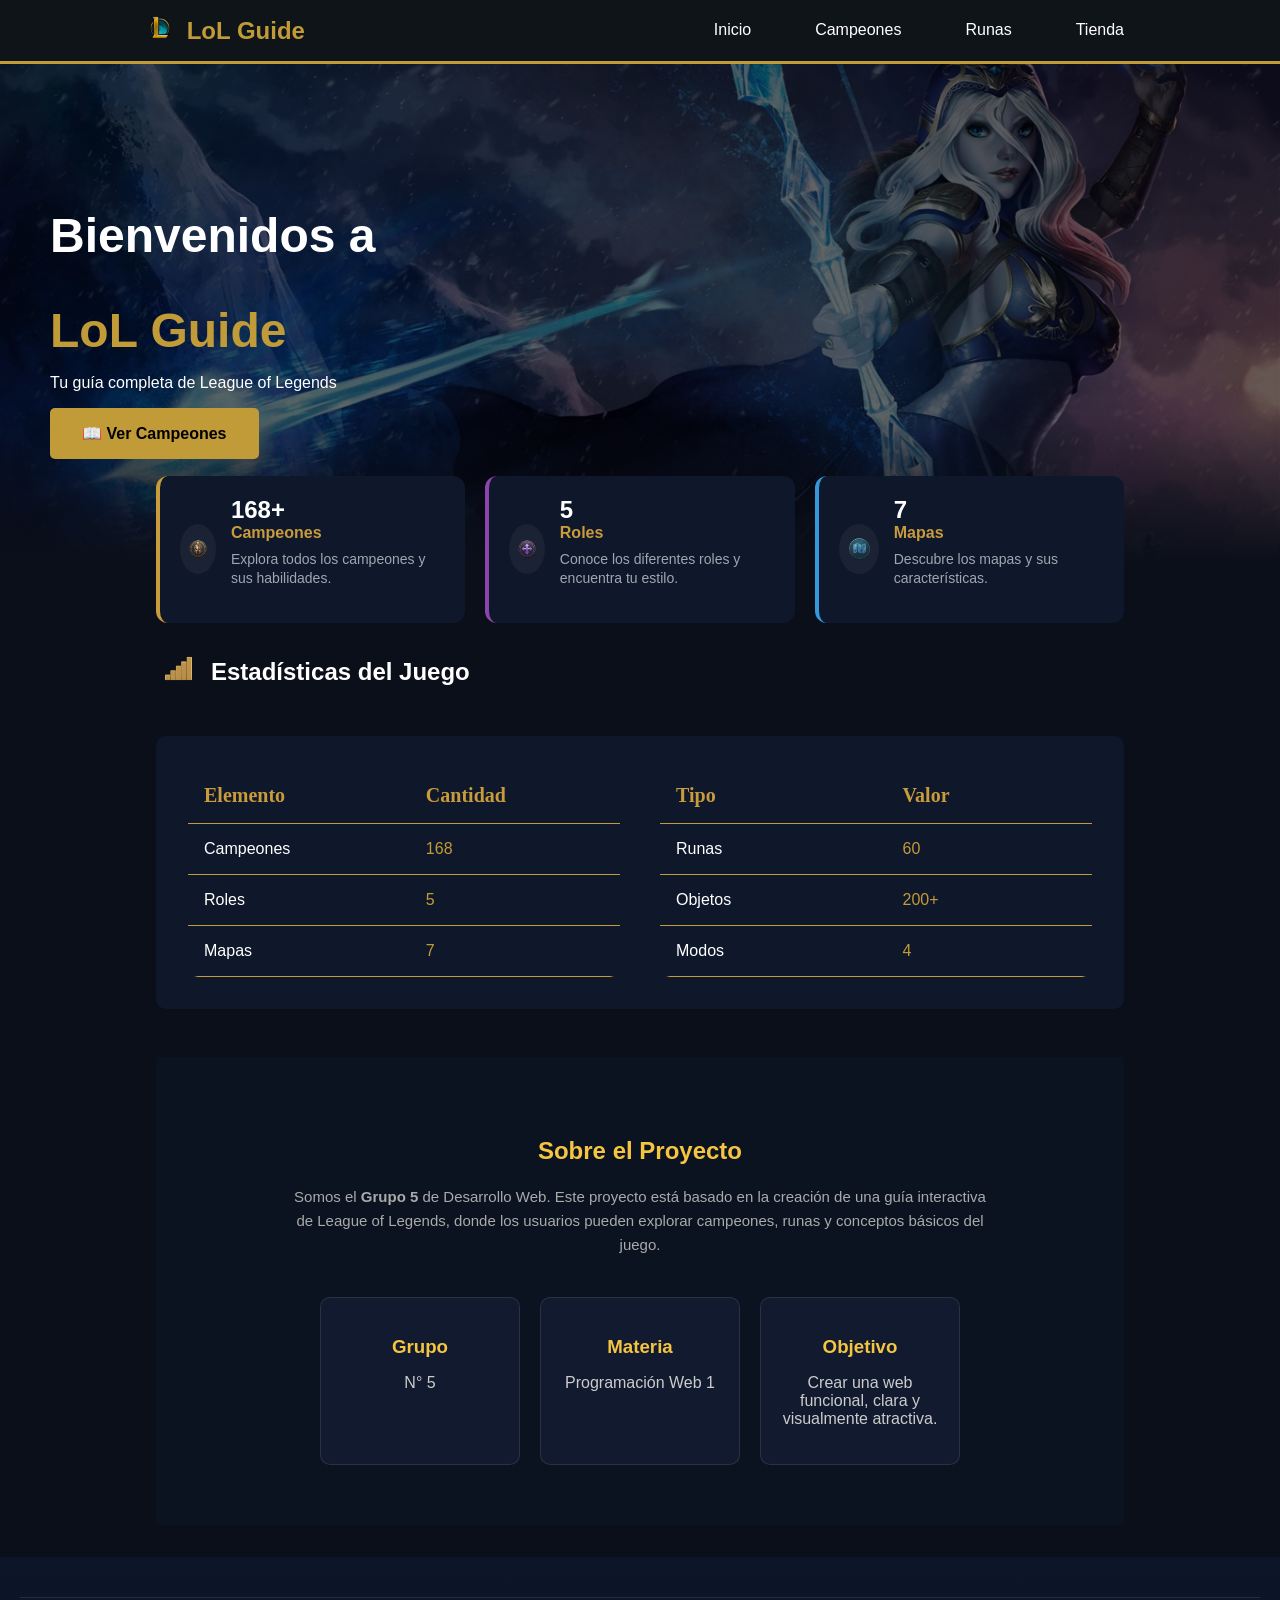
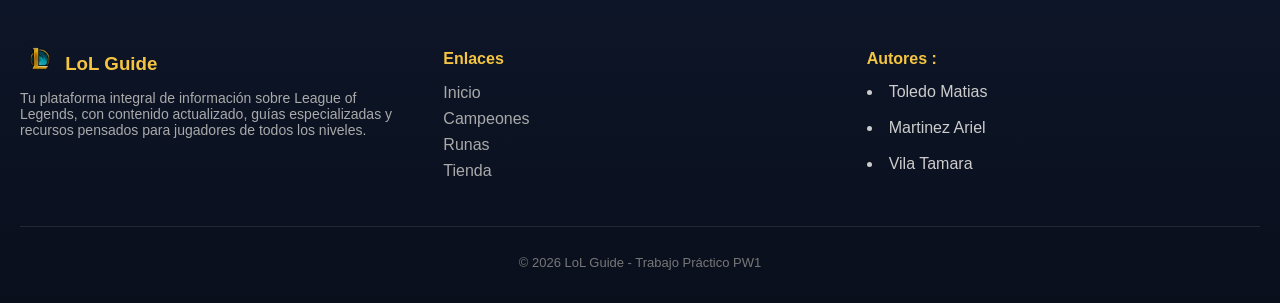
<file: index.html>
<!DOCTYPE html>
<html lang="es">
<head>
    <meta charset="UTF-8">
    <meta name="viewport" content="width=device-width, initial-scale=1.0">
    <title>LoL Guide - Inicio</title>
    <link rel="stylesheet" href="styles.css">
</head>
<body>
    <header>
        <nav>
            <h2> <img class="imagen1" src="imagenes/simbolo Lol.png"> LoL Guide</h2>
            <ul>
                <li><a href="index.html">Inicio</a></li>
                <li><a href="campeones.html">Campeones</a></li>
                <li><a href="runas.html">Runas</a></li>
                <li><a href="tienda.html">Tienda</a></li>
            </ul>
        </nav>
    </header>

    <section class="hero">
            <div class="hero-content">
            <h1 class="bienvenidos">Bienvenidos a </h1>
                <h1 class="lol">LoL Guide</h1>
            <p>Tu guía completa de League of Legends</p>
             <a href="campeones.html" class="boton">📖 Ver Campeones</a>
             </div>
        </section>

    <main>
        
    <section class="stats-container">
    <div class="card card-campeones">
            <div class="icon-wrapper">
        <img class="casco" src="imagenes/casco.png" alt="Campeones">
        </div>
        <div class="card-content">
        <h3>168+</h3>
        <p class="subtitle">Campeones</p>
        <p class="description">Explora todos los campeones y sus habilidades.</p>
        </div>
    </div>

    <div class="card card-roles">
        <div class="icon-wrapper">
        <img class="rol" src="imagenes/roles.png" alt="Roles">
        </div>
        <div class="card-content">
        <h3>5</h3>
        <p class="subtitle">Roles</p>
        <p class="description">Conoce los diferentes roles y encuentra tu estilo.</p>
        </div>
    </div>

    <div class="card card-mapas">
        <div class="icon-wrapper">
        <img class="mapa" src="imagenes/mapa.png" alt="Mapas">
        </div>
        <div class="card-content">
        <h3>7</h3>
        <p class="subtitle">Mapas</p>
        <p class="description">Descubre los mapas y sus características.</p>
        </div>
    </div>
    

</section>
<br>
        <div class="imagengrafico">
            <img src="imagenes/grafico.png" class="grafico">
            <h2>  Estadísticas del Juego </h2>
        </div>

                <section class="tabla-seccion">
            
            <table>
                <tr>
                    <th class="subtitle">Elemento</th>
                    <th class="subtitle">Cantidad</th>
                </tr>
                <tr>
                    <td>Campeones</td>
                    <td class="numeros" >168</td>
                </tr>
                <tr>
                    <td>Roles</td>
                    <td class="numeros" >5</td>
                </tr>
                <tr>
                    <td>Mapas</td>
                    <td class="numeros">7</td>
                </tr>
            </table>

            <table>
                <tr>
                    <th class="subtitle">Tipo</th>
                    <th class="subtitle">Valor</th>
                </tr>
                <tr>
                    <td>Runas</td>
                    <td class="numeros">60</td>
                </tr>
                <tr>
                    <td>Objetos</td>
                    <td class="numeros" >200+</td>
                </tr>
                <tr>
                    <td>Modos</td>
                    <td class="numeros" >4</td>
                </tr>
            </table>

    </section>

        <section id="grupo" class="grupo-section">
    <div class="grupo-container">

        <h2>Sobre el Proyecto</h2>

        <p class="grupo-descripcion">
      Somos el <strong>Grupo 5</strong> de Desarrollo Web. Este proyecto está basado
      en la creación de una guía interactiva de League of Legends, donde los usuarios
      pueden explorar campeones, runas y conceptos básicos del juego.
        </p>

        <div class="grupo-info">
        <div class="grupo-card">
            <h3>Grupo</h3>
            <p>N° 5</p>
        </div>

        <div class="grupo-card">
            <h3>Materia</h3>
            <p>Programación Web 1 </p>
        </div>

        <div class="grupo-card">
            <h3>Objetivo</h3>
            <p>Crear una web funcional, clara y visualmente atractiva.</p>
        </div>
        </div>

    </div>
    </section>
    </main>

        <footer class="footer">
    <div class="footer-container">

    <!-- Columna 1 -->
        <div class="footer-col">
        <h3> <img class="imagen1" src="imagenes/simbolo Lol.png"> LoL Guide</h3>
        <p>Tu plataforma integral de información sobre League of Legends, con contenido actualizado, guías especializadas y recursos pensados para jugadores de todos los niveles.</p>
        </div>

    <!-- Columna 2 -->
        <div class="footer-col">
        <h4>Enlaces</h4>
        <ul>
            <li><a href="index.html">Inicio</a></li>
            <li><a href="campeones.html">Campeones</a></li>
            <li><a href="runas.html">Runas</a></li>
            <li><a href="tienda.html">Tienda</a></li>
            
        </ul>
        </div>
        
    <!-- Columna 3 -->
        <div class="footer-col">
        <h4>Autores :</h4>
        <div class="socials">
                <li> Toledo Matias </li> <br>
                <li> Martinez Ariel </li>  <br>
                <li> Vila Tamara </li>
        </div>
        </div>

    </div>

    <div class="footer-bottom">
        <p>© 2026 LoL Guide - Trabajo Práctico PW1</p>
    </div>
    </footer>
</body>
</html>
</file>
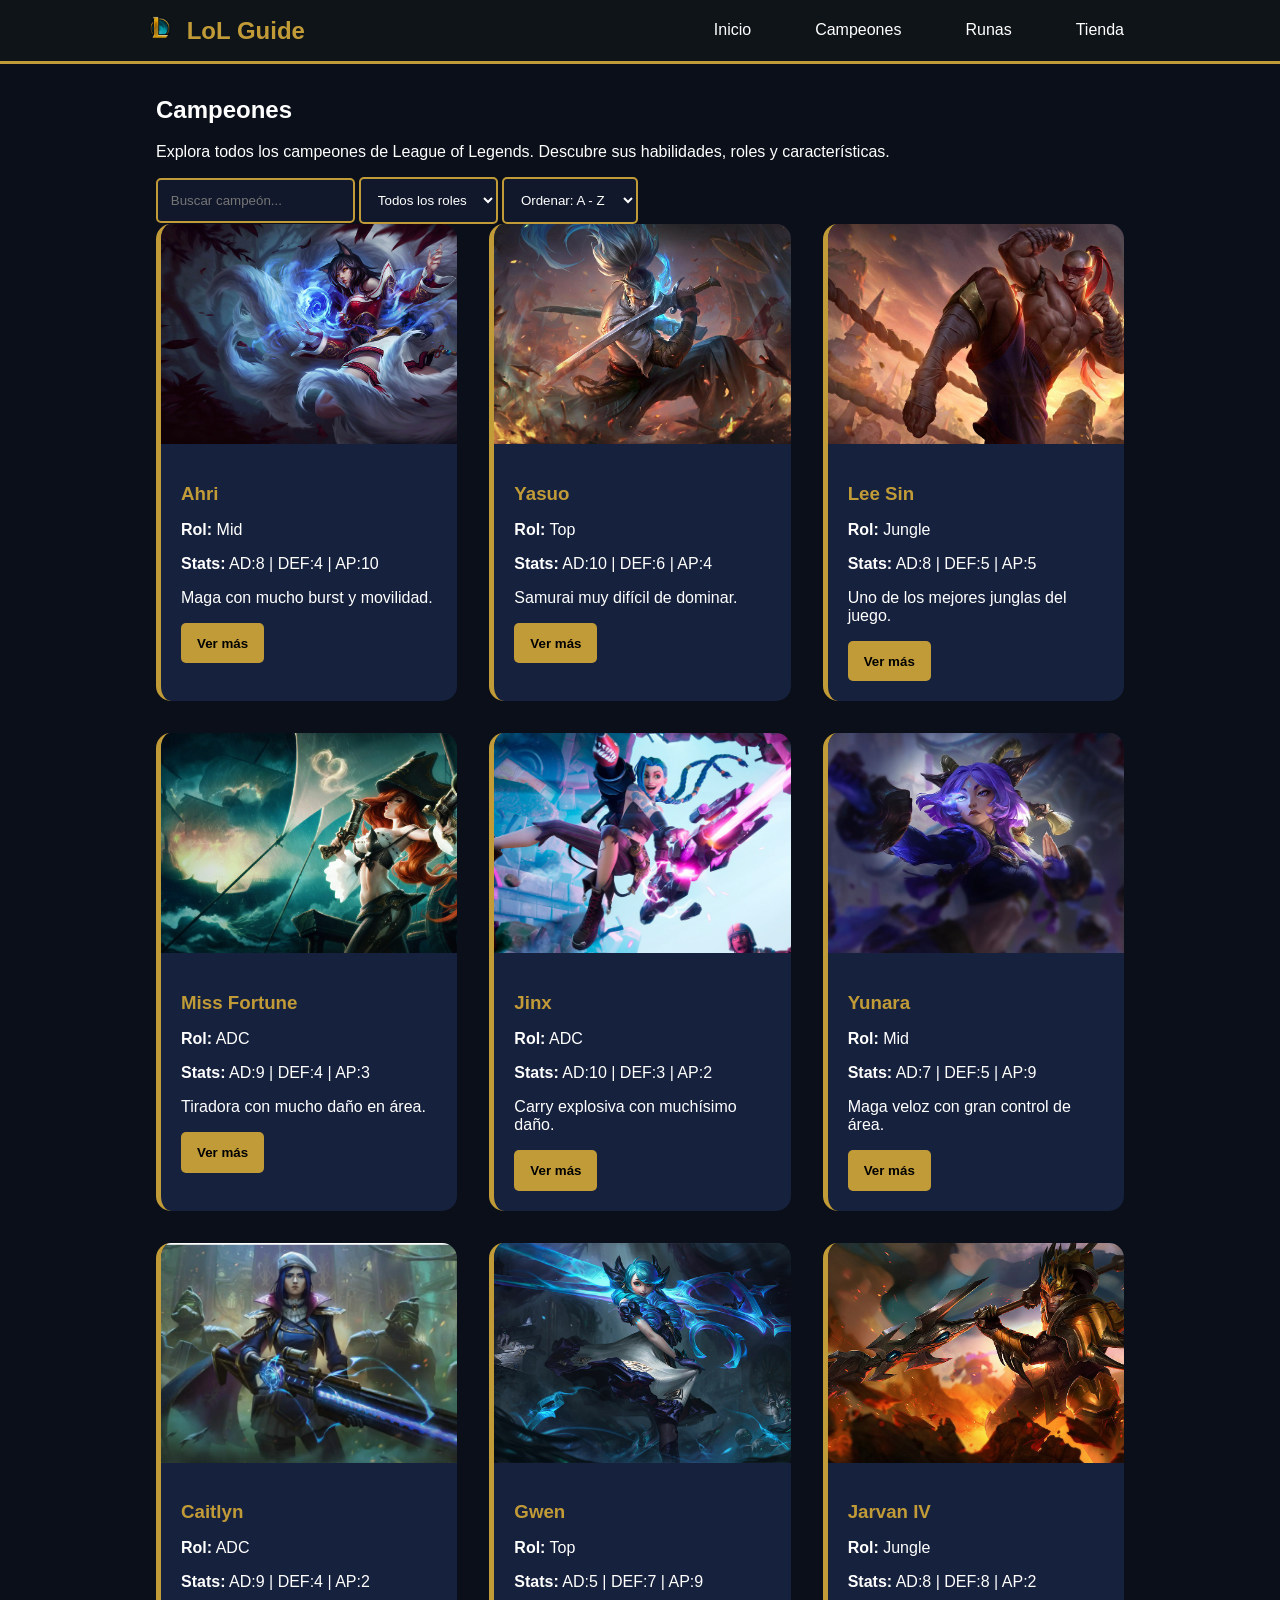
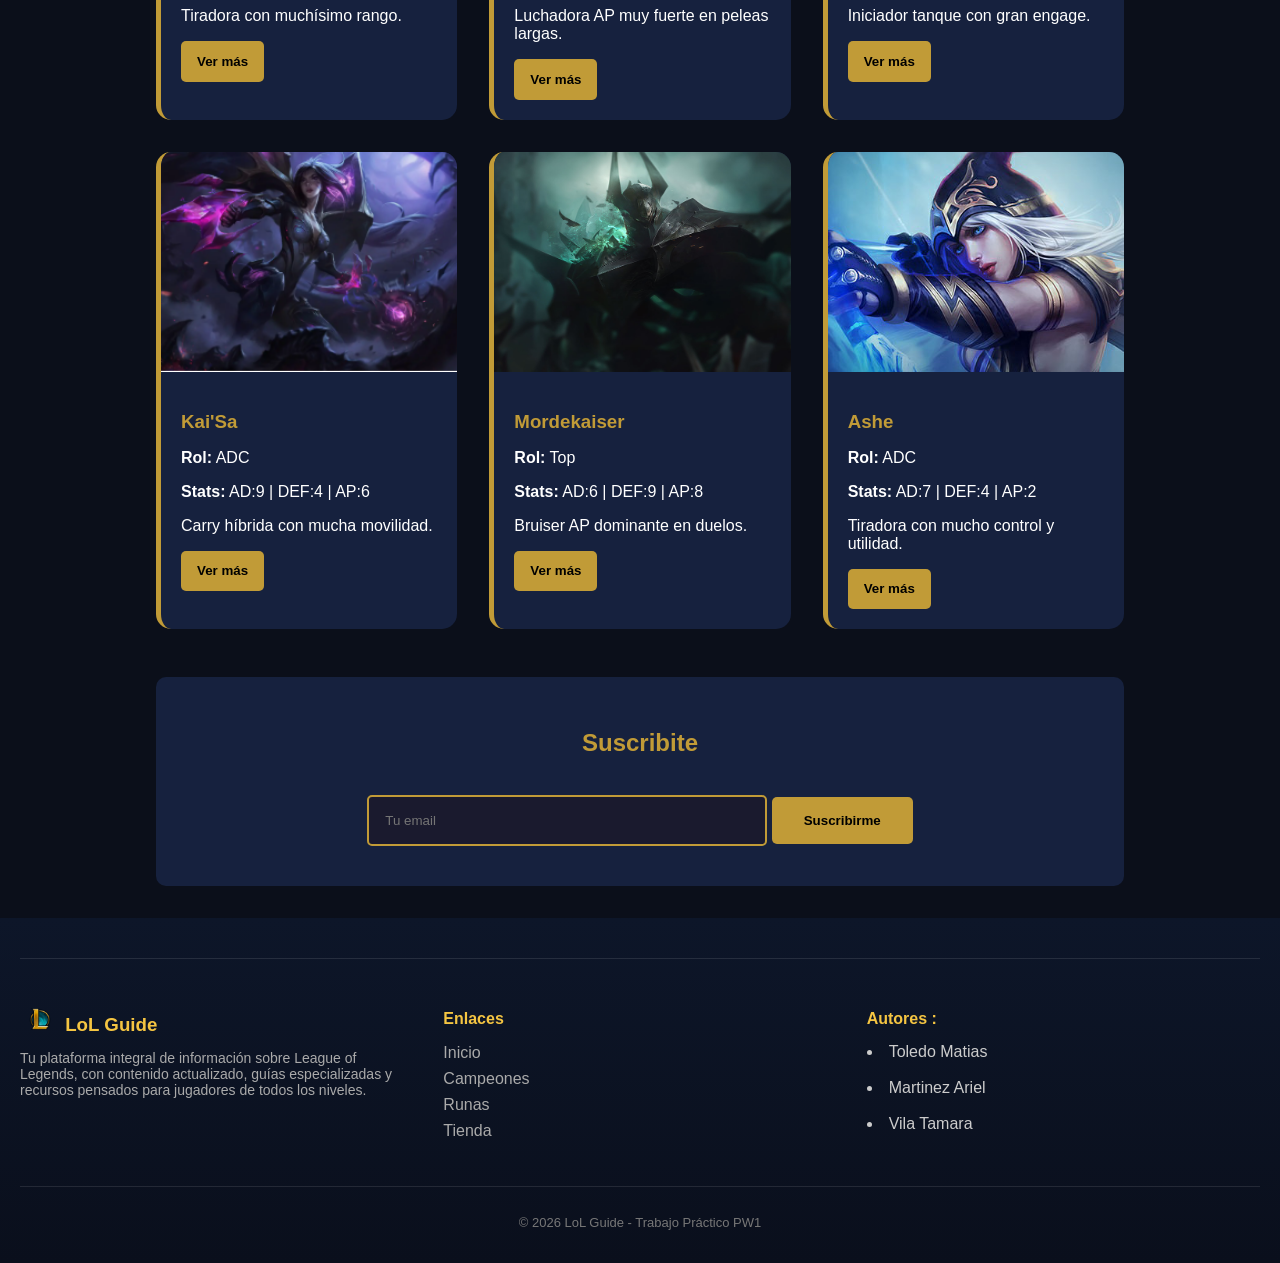
<file: campeones.html>
<!DOCTYPE html>
<html lang="es">
<head>
    <meta charset="UTF-8">
    <meta name="viewport" content="width=device-width, initial-scale=1.0">
    <title>Campeones - LoL Guide</title>
    <link rel="stylesheet" href="styles.css">
</head>

<body>

    <header>
        <nav>

            <h2>
                <img class="imagen1" src="imagenes/simbolo Lol.png">
                LoL Guide
            </h2>

            <ul>
                <li><a href="index.html">Inicio</a></li>
                <li><a href="campeones.html">Campeones</a></li>
                <li><a href="runas.html">Runas</a></li>
                <li><a href="tienda.html">Tienda</a></li>
            </ul>

        </nav>
    </header>

    <main>

        <section class="hero-campeones">

            <h1>Campeones</h1>

            <p>
                Explora todos los campeones de League of Legends.
                Descubre sus habilidades, roles y características.
            </p>

        </section>

        <div class="filtros">

            <input type="text" placeholder="Buscar campeón...">

            <select>
                <option>Todos los roles</option>
                <option>Top</option>
                <option>Mid</option>
                <option>ADC</option>
                <option>Jungle</option>
                <option>Support</option>
            </select>

            <select>
                <option>Ordenar: A - Z</option>
                <option>Más fuerte</option>
                <option>Más fácil</option>
            </select>

        </div>

        <div class="campeones">

            <!-- AHRI -->
            <div class="campeon">

                <img src="imagenes/ahri.jpg" alt="Ahri">

                <div class="info-campeon">

                    <h3>Ahri</h3>

                    <p><strong>Rol:</strong> Mid</p>

                    <p><strong>Stats:</strong> AD:8 | DEF:4 | AP:10</p>

                    <p>Maga con mucho burst y movilidad.</p>

                    <button class="ver-mas" data-campeon="Ahri">Ver más</button>

                </div>

            </div>

            <div class="campeon">

                <img src="imagenes/Yasuo.jpg" alt="Yasuo">

                <div class="info-campeon">

                    <h3>Yasuo</h3>

                    <p><strong>Rol:</strong> Top</p>

                    <p><strong>Stats:</strong> AD:10 | DEF:6 | AP:4</p>

                    <p>Samurai muy difícil de dominar.</p>

                    <button class="ver-mas" data-campeon="Yasuo">Ver más</button>

                </div>

            </div>

            <div class="campeon">

                <img src="imagenes/LeeSin.jpg" alt="Lee Sin">

                <div class="info-campeon">

                    <h3>Lee Sin</h3>

                    <p><strong>Rol:</strong> Jungle</p>

                    <p><strong>Stats:</strong> AD:8 | DEF:5 | AP:5</p>

                    <p>Uno de los mejores junglas del juego.</p>

                    <button class="ver-mas" data-campeon="Lee Sin">Ver más</button>

                </div>

            </div>

            <div class="campeon">

                <img src="imagenes/MissFortune.jpg" alt="Miss Fortune">

                <div class="info-campeon">

                    <h3>Miss Fortune</h3>

                    <p><strong>Rol:</strong> ADC</p>

                    <p><strong>Stats:</strong> AD:9 | DEF:4 | AP:3</p>

                    <p>Tiradora con mucho daño en área.</p>

                    <button class="ver-mas" data-campeon="Miss Fortune">Ver más</button>

                </div>

            </div>

            <div class="campeon">

                <img src="imagenes/jinx.png" alt="Jinx">

                <div class="info-campeon">

                    <h3>Jinx</h3>

                    <p><strong>Rol:</strong> ADC</p>

                    <p><strong>Stats:</strong> AD:10 | DEF:3 | AP:2</p>

                    <p>Carry explosiva con muchísimo daño.</p>

                    <button class="ver-mas" data-campeon="Jinx">Ver más</button>

                </div>

            </div>

            <div class="campeon">

                <img src="imagenes/Yunara_OriginalCentered.jpg" alt="Yunara">

                <div class="info-campeon">

                    <h3>Yunara</h3>

                    <p><strong>Rol:</strong> Mid</p>

                    <p><strong>Stats:</strong> AD:7 | DEF:5 | AP:9</p>

                    <p>Maga veloz con gran control de área.</p>

                    <button class="ver-mas" data-campeon="Yunara">Ver más</button>

                </div>

            </div>

            <div class="campeon">

                <img src="imagenes/caitlyn.PNG" alt="Caitlyn">

                <div class="info-campeon">

                    <h3>Caitlyn</h3>

                    <p><strong>Rol:</strong> ADC</p>

                    <p><strong>Stats:</strong> AD:9 | DEF:4 | AP:2</p>

                    <p>Tiradora con muchísimo rango.</p>

                    <button class="ver-mas" data-campeon="Caitlyn">Ver más</button>

                </div>

            </div>

           
            <div class="campeon">

                <img src="imagenes/Gwen.jpg" alt="Gwen">

                <div class="info-campeon">

                    <h3>Gwen</h3>

                    <p><strong>Rol:</strong> Top</p>

                    <p><strong>Stats:</strong> AD:5 | DEF:7 | AP:9</p>

                    <p>Luchadora AP muy fuerte en peleas largas.</p>

                    <button class="ver-mas" data-campeon="Gwen">Ver más</button>

                </div>

            </div>

            <div class="campeon">

                <img src="imagenes/JarvanIV.jpg" alt="Jarvan IV">

                <div class="info-campeon">

                    <h3>Jarvan IV</h3>

                    <p><strong>Rol:</strong> Jungle</p>

                    <p><strong>Stats:</strong> AD:8 | DEF:8 | AP:2</p>

                    <p>Iniciador tanque con gran engage.</p>

                    <button class="ver-mas" data-campeon="Jarvan IV">Ver más</button>

                </div>

            </div>

            <div class="campeon">

                <img src="imagenes/kai sa.PNG" alt="Kai'Sa">

                <div class="info-campeon">

                    <h3>Kai'Sa</h3>

                    <p><strong>Rol:</strong> ADC</p>

                    <p><strong>Stats:</strong> AD:9 | DEF:4 | AP:6</p>

                    <p>Carry híbrida con mucha movilidad.</p>

                    <button class="ver-mas" data-campeon="Kai'Sa">Ver más</button>

                </div>

            </div>

            <div class="campeon">

                <img src="imagenes/Mordekaiser.jpg" alt="Mordekaiser">

                <div class="info-campeon">

                    <h3>Mordekaiser</h3>

                    <p><strong>Rol:</strong> Top</p>

                    <p><strong>Stats:</strong> AD:6 | DEF:9 | AP:8</p>

                    <p>Bruiser AP dominante en duelos.</p>

                    <button class="ver-mas" data-campeon="Mordekaiser">Ver más</button>

                </div>

            </div>

            <div class="campeon">

                <img src="imagenes\Ashe.jpg">

                <div class="info-campeon">

                    <h3>Ashe</h3>

                    <p><strong>Rol:</strong> ADC</p>

                    <p><strong>Stats:</strong> AD:7 | DEF:4 | AP:2</p>

                    <p>Tiradora con mucho control y utilidad.</p>

                    <button class="ver-mas" data-campeon="Ashe">Ver más</button>

                </div>

            </div>

        </div>

        <form class="formulario">

            <h2>Suscribite</h2>

            <input type="email" placeholder="Tu email">

            <button type="submit">Suscribirme</button>

        </form>

    </main>

    <div id="campeon-modal" class="modal-campeon" aria-hidden="true">
        <div class="modal-contenido">
            <button id="cerrar-modal" class="cerrar-modal" type="button" aria-label="Cerrar">X</button>
            <h2 id="modal-nombre"></h2>
            <p id="modal-rol" class="modal-rol"></p>
            <p id="modal-descripcion"></p>
            <div class="modal-detalles">
                <p><strong>Dificultad:</strong> <span id="modal-dificultad"></span></p>
                <p><strong>Habilidad clave:</strong> <span id="modal-habilidad"></span></p>
                <p><strong>Consejo:</strong> <span id="modal-consejo"></span></p>
            </div>
        </div>
    </div>

    <footer class="footer">

        <div class="footer-container">

            <div class="footer-col">

                <h3>
                    <img class="imagen1" src="imagenes/simbolo Lol.png">
                    LoL Guide
                </h3>

                <p>
                    Tu plataforma integral de información sobre League of Legends,
                    con contenido actualizado, guías especializadas y recursos
                    pensados para jugadores de todos los niveles.
                </p>

            </div>

            <div class="footer-col">

                <h4>Enlaces</h4>

                <ul>
                    <li><a href="index.html">Inicio</a></li>
                    <li><a href="campeones.html">Campeones</a></li>
                    <li><a href="runas.html">Runas</a></li>
                    <li><a href="tienda.html">Tienda</a></li>
                </ul>

            </div>

            <div class="footer-col">

                <h4>Autores :</h4>

                <div class="socials">

                    <li>Toledo Matias</li><br>
                    <li>Martinez Ariel</li><br>
                    <li>Vila Tamara</li>

                </div>

            </div>

        </div>

        <div class="footer-bottom">

            <p>© 2026 LoL Guide - Trabajo Práctico PW1</p>

        </div>

    </footer>

    <script src="script.js"></script>
</body>
</html>
</file>
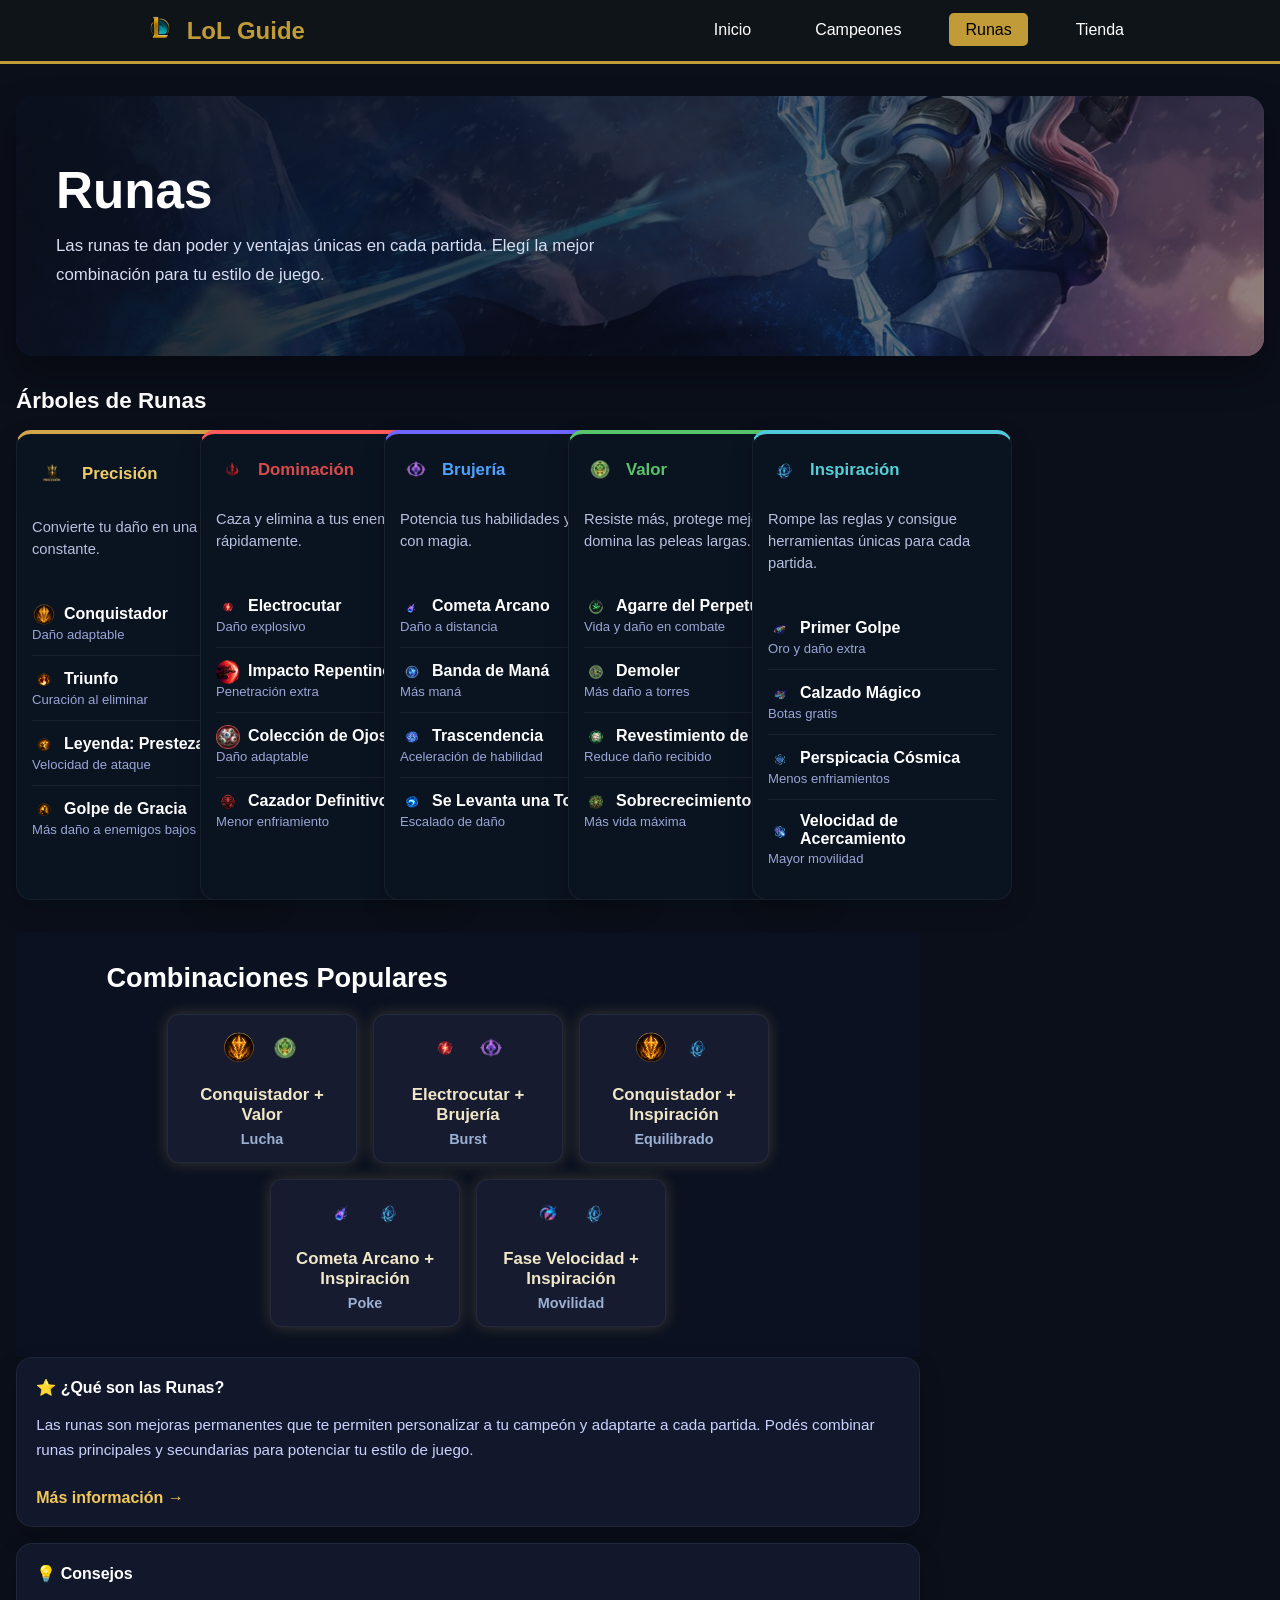
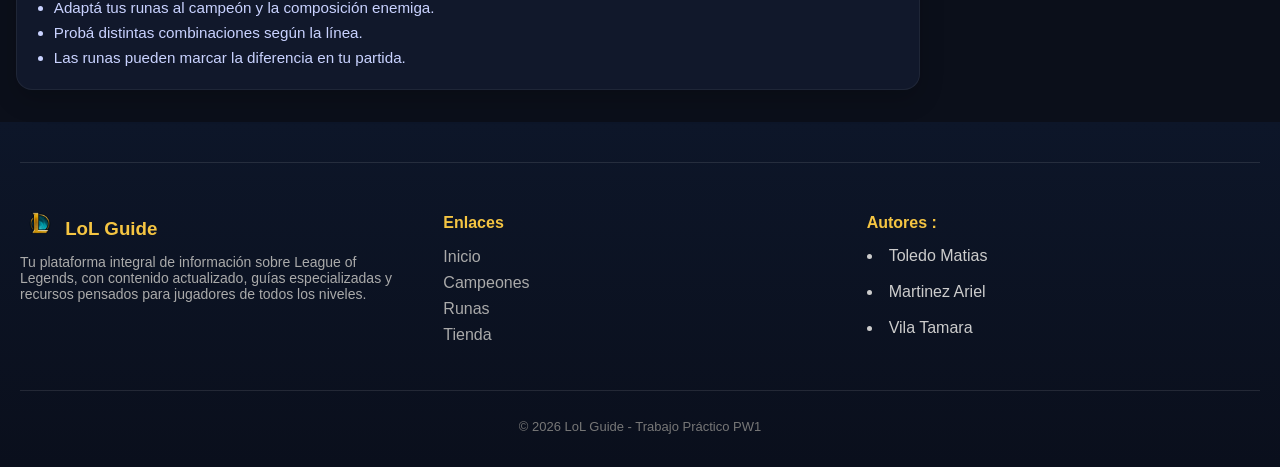
<file: runas.html>
<!DOCTYPE html>
<html lang="es">
<head>
    <meta charset="UTF-8">
    <meta name="viewport" content="width=device-width, initial-scale=1.0">
    <title>Runas - LoL Guide</title>
    <link rel="stylesheet" href="styles.css">
</head>
<body class="runas-page">
    <header>
        <nav>
            <h2> <img class="imagen1" src="imagenes/simbolo Lol.png" alt="Logo"> LoL Guide</h2>
            <ul>
                <li><a href="index.html">Inicio</a></li>
                <li><a href="campeones.html">Campeones</a></li>
                <li><a class="activo" href="runas.html">Runas</a></li>
                <li><a href="tienda.html">Tienda</a></li>
            </ul>
        </nav>
    </header>

    <main class="runas-main">
        <section class="runas-hero">
            <div class="runas-hero-content">
                <h1>Runas</h1>
                <p>
                    Las runas te dan poder y ventajas únicas en cada partida.
                    Elegí la mejor combinación para tu estilo de juego.
                </p>
            </div>
        </section>

        <section class="runas-layout">
            <div class="runas-column">
                <h2>Árboles de Runas</h2>

                <div class="runas-grid">
                    <article class="runa-card precision">
    <h3 class="runa-titulo">
        <img class="imagenPrecision" src="imagenes/precision.png" alt="Icono de Precisión">
        <span>Precisión</span>
    </h3>
    <p class="runa-subtitle">Convierte tu daño en una ventaja constante.</p>
    <ul>
            <li>
        <div class="runa-info">
            <img src="imagenes/conquistador.png" alt="Conquistador" class="icono-runa-item">
            <strong>Conquistador</strong>
        </div>
        <span>Daño adaptable</span>
    </li>
    <li>
        <div class="runa-info">
            <img src="imagenes/triunfo.png" alt="Triunfo" class="icono-runa-item">
            <strong>Triunfo</strong>
        </div>
        <span>Curación al eliminar</span>
    </li>
    <li>
        <div class="runa-info">
            <img src="imagenes/leyenda1.png" alt="Leyenda: Presteza" class="icono-runa-item">
            <strong>Leyenda: Presteza</strong>
        </div>
        <span>Velocidad de ataque</span>
    </li>
    <li>
        <div class="runa-info">
            <img src="imagenes/golpe.png" alt="Golpe de Gracia" class="icono-runa-item">
            <strong>Golpe de Gracia</strong>
        </div>
        <span>Más daño a enemigos bajos</span>
    </li>
    </ul>
 </article>


                  <article class="runa-card domination">
    <h3 class="runa-titulo">
        <img class="imagenDominacion" src="imagenes/dominacion.png" alt="Icono de Dominación">
        <span>Dominación</span>
    </h3>
    <p class="runa-subtitle">Caza y elimina a tus enemigos rápidamente.</p>
    <ul>
        <li>
            <div class="runa-info">
                <img src="imagenes/electrocutar.png" alt="Electrocutar" class="icono-runa-item">
                <strong>Electrocutar</strong>
            </div>
            <span>Daño explosivo</span>
        </li>
        <li>
            <div class="runa-info">
                <img src="imagenes/impacto-repentino.png" alt="Impacto Repentino" class="icono-runa-item">
                <strong>Impacto Repentino</strong>
            </div>
            <span>Penetración extra</span>
        </li>
        <li>
            <div class="runa-info">
                <img src="imagenes/coleccion-ojos.png" alt="Colección de Ojos" class="icono-runa-item">
                <strong>Colección de Ojos</strong>
            </div>
            <span>Daño adaptable</span>
        </li>
        <li>
            <div class="runa-info">
                <img src="imagenes/cazador-definitivo.png" alt="Cazador Definitivo" class="icono-runa-item">
                <strong>Cazador Definitivo</strong>
            </div>
            <span>Menor enfriamiento</span>
        </li>
    </ul>
</article>

                    <article class="runa-card brujeria">
    <h3 class="runa-titulo">
        <img class="imagenBrujeria" src="imagenes/brujeria.png" alt="Icono de Brujería">
        <span>Brujería</span>
    </h3>
    <p class="runa-subtitle">Potencia tus habilidades y domina con magia.</p>
    <ul>
        <li>
            <div class="runa-info">
                <img src="imagenes/cometa.png" alt="Cometa Arcano" class="icono-runa-item">
                <strong>Cometa Arcano</strong>
            </div>
            <span>Daño a distancia</span>
        </li>
        <li>
            <div class="runa-info">
                <img src="imagenes/banda-mana.png" alt="Banda de Maná" class="icono-runa-item">
                <strong>Banda de Maná</strong>
            </div>
            <span>Más maná</span>
        </li>
        <li>
            <div class="runa-info">
                <img src="imagenes/trascendencia.png" alt="Trascendencia" class="icono-runa-item">
                <strong>Trascendencia</strong>
            </div>
            <span>Aceleración de habilidad</span>
        </li>
        <li>
            <div class="runa-info">
                <img src="imagenes/pirolaser.png" alt="Se Levanta una Tormenta" class="icono-runa-item">
                <strong>Se Levanta una Tormenta</strong>
            </div>
            <span>Escalado de daño</span>
        </li>
    </ul>
</article>

                    <article class="runa-card valor">
    <h3 class="runa-titulo">
        <img class="imagenValor" src="imagenes/valor.png" alt="Icono de Valor">
        <span>Valor</span>
    </h3>
    <p class="runa-subtitle">Resiste más, protege mejor y domina las peleas largas.</p>
    <ul>
        <li>
            <div class="runa-info">
                <img src="imagenes/agarre.png" alt="Agarre del Perpetuo" class="icono-runa-item">
                <strong>Agarre del Perpetuo</strong>
            </div>
            <span>Vida y daño en combate</span>
        </li>
        <li>
            <div class="runa-info">
                <img src="imagenes/demoler.png" alt="Demoler" class="icono-runa-item">
                <strong>Demoler</strong>
            </div>
            <span>Más daño a torres</span>
        </li>
        <li>
            <div class="runa-info">
                <img src="imagenes/revestimiento.png" alt="Revestimiento de Huesos" class="icono-runa-item">
                <strong>Revestimiento de Huesos</strong>
            </div>
            <span>Reduce daño recibido</span>
        </li>
        <li>
            <div class="runa-info">
                <img src="imagenes/sobrecrecimiento.png" alt="Sobrecrecimiento" class="icono-runa-item">
                <strong>Sobrecrecimiento</strong>
            </div>
            <span>Más vida máxima</span>
        </li>
    </ul>
</article>

<article class="runa-card inspiracion">
    <h3 class="runa-titulo">
        <img class="imagenInspiracion" src="imagenes/inspiracion.png" alt="Icono de Inspiración">
        <span>Inspiración</span>
    </h3>
    <p class="runa-subtitle">Rompe las reglas y consigue herramientas únicas para cada partida.</p>
    <ul>
        <li>
            <div class="runa-info">
                <img src="imagenes/primer-golpe.png" alt="Primer Golpe" class="icono-runa-item">
                <strong>Primer Golpe</strong>
            </div>
            <span>Oro y daño extra</span>
        </li>
        <li>
            <div class="runa-info">
                <img src="imagenes/calzado-magico.png" alt="Calzado Mágico" class="icono-runa-item">
                <strong>Calzado Mágico</strong>
            </div>
            <span>Botas gratis</span>
        </li>
        <li>
            <div class="runa-info">
                <img src="imagenes/perspicacia.png" alt="Perspicacia Cósmica" class="icono-runa-item">
                <strong>Perspicacia Cósmica</strong>
            </div>
            <span>Menos enfriamientos</span>
        </li>
        <li>
            <div class="runa-info">
                <img src="imagenes/velocidad-acercamiento.png" alt="Velocidad de Acercamiento" class="icono-runa-item">
                <strong>Velocidad de Acercamiento</strong>
            </div>
            <span>Mayor movilidad</span>
        </li>
    </ul>
</article>
                </div>
<section class="combinaciones-populares">
  <h2>Combinaciones Populares</h2>
  <div class="combinaciones-grid">

    <article class="combo-card">
      <div class="icons">
        <img src="imagenes/conquistador.png" alt="Conquistador" class="combo-icon">
        <img src="imagenes/valor.png" alt="Valor" class="combo-icon">
      </div>
      <h3>Conquistador + Valor</h3>
      <p>Lucha</p>
    </article>

    <article class="combo-card">
      <div class="icons">
        <img src="imagenes/electrocutar.png" alt="Electrocutar" class="combo-icon">
        <img src="imagenes/brujeria.png" alt="Brujería" class="combo-icon">
      </div>
      <h3>Electrocutar + Brujería</h3>
      <p>Burst</p>
    </article>

    <article class="combo-card">
      <div class="icons">
        <img src="imagenes/conquistador.png" alt="Conquistador" class="combo-icon">
        <img src="imagenes/inspiracion.png" alt="Inspiración" class="combo-icon">
      </div>
      <h3>Conquistador + Inspiración</h3>
      <p>Equilibrado</p>
    </article>

    <article class="combo-card">
      <div class="icons">
        <img src="imagenes/cometa.png" alt="Cometa Arcano" class="combo-icon">
        <img src="imagenes/inspiracion.png" alt="Inspiración" class="combo-icon">
      </div>
      <h3>Cometa Arcano + Inspiración</h3>
      <p>Poke</p>
    </article>

    <article class="combo-card">
      <div class="icons">
        <img src="imagenes/fase_velocidad.png" alt="Fase Velocidad" class="combo-icon">
        <img src="imagenes/inspiracion.png" alt="Inspiración" class="combo-icon">
      </div>
      <h3>Fase Velocidad + Inspiración</h3>
      <p>Movilidad</p>
    </article>

  </div>
</section>

            <aside class="runas-sidebar">
                <div class="info-card">
                    <h3>⭐ ¿Qué son las Runas?</h3>
                    <p>
                        Las runas son mejoras permanentes que te permiten personalizar a tu campeón
                        y adaptarte a cada partida. Podés combinar runas principales y secundarias
                        para potenciar tu estilo de juego.
                    </p>
                    <a href="#">Más información →</a>
                </div>

                <div class="info-card">
                    <h3>💡 Consejos</h3>
                    <ul class="tips-list">
                        <li>Adaptá tus runas al campeón y la composición enemiga.</li>
                        <li>Probá distintas combinaciones según la línea.</li>
                        <li>Las runas pueden marcar la diferencia en tu partida.</li>
                    </ul>
                </div>
            </aside>
        </section>
    </main>

    <footer class="footer">
    <div class="footer-container">

    <!-- Columna 1 -->
        <div class="footer-col">
        <h3> <img class="imagen1" src="imagenes/simbolo Lol.png"> LoL Guide</h3>
        <p>Tu plataforma integral de información sobre League of Legends, con contenido actualizado, guías especializadas y recursos pensados para jugadores de todos los niveles.</p>
        </div>

    <!-- Columna 2 -->
        <div class="footer-col">
        <h4>Enlaces</h4>
        <ul>
            <li><a href="index.html">Inicio</a></li>
            <li><a href="campeones.html">Campeones</a></li>
            <li><a href="runas.html">Runas</a></li>
            <li><a href="tienda.html">Tienda</a></li>
            
        </ul>
        </div>
        
    <!-- Columna 3 -->
        <div class="footer-col">
        <h4>Autores :</h4>
        <div class="socials">
                <li> Toledo Matias </li> <br>
                <li> Martinez Ariel </li>  <br>
                <li> Vila Tamara </li>
        </div>
        </div>

    </div>

    <div class="footer-bottom">
        <p>© 2026 LoL Guide - Trabajo Práctico PW1</p>
    </div>
    </footer>
</body>
</html>
</file>
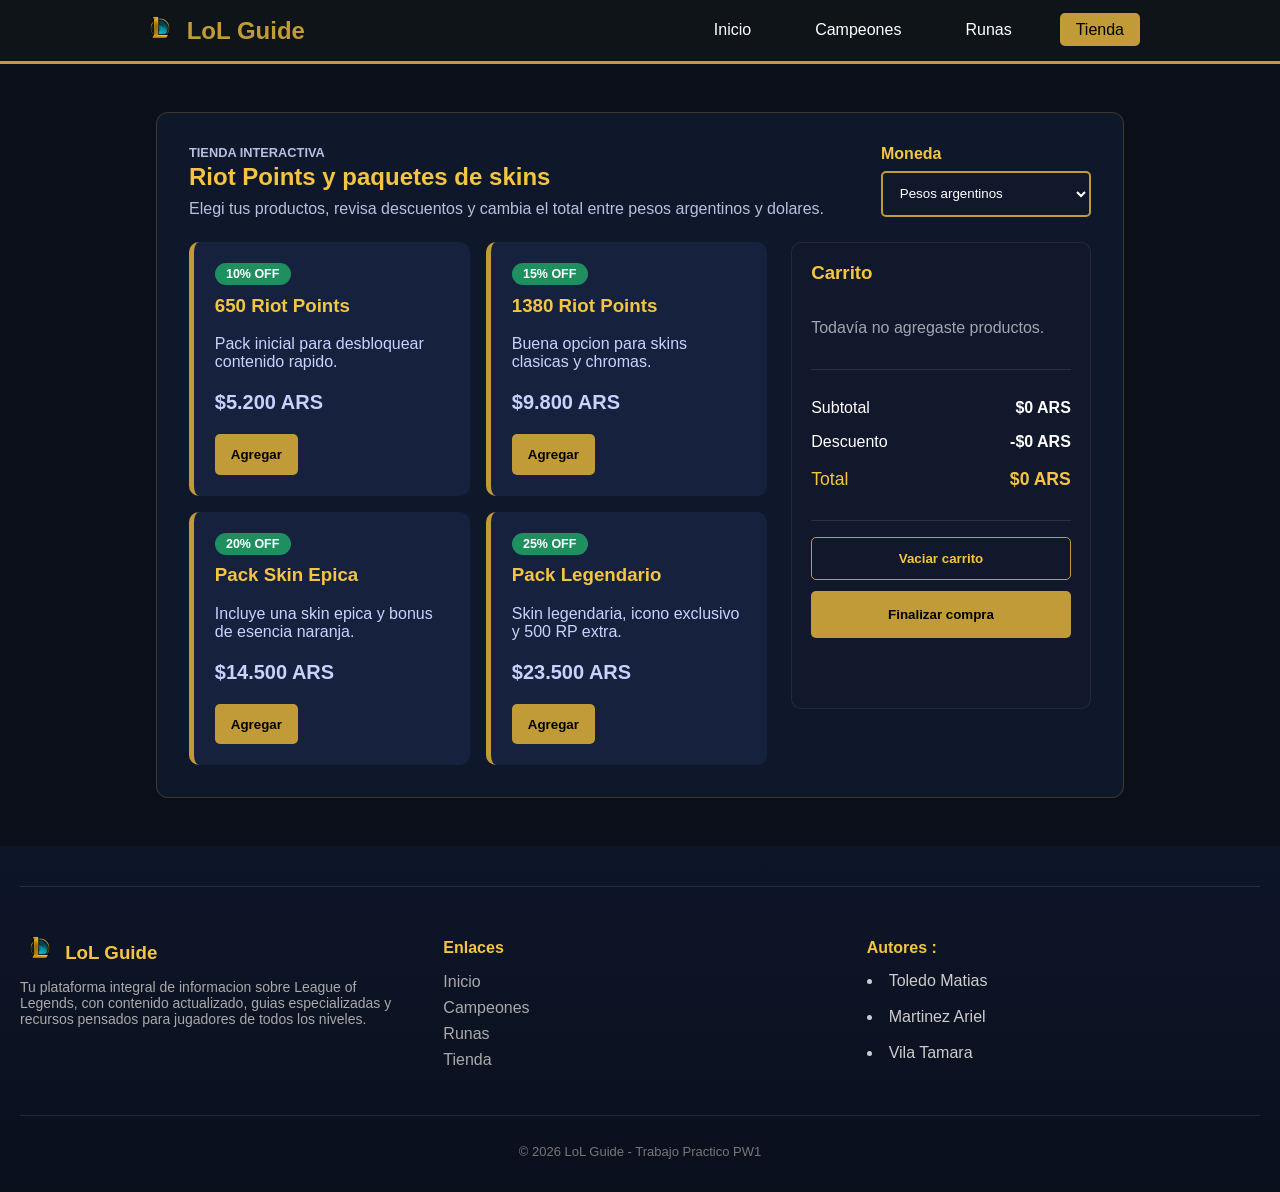
<file: tienda.html>
<!DOCTYPE html>
<html lang="es">
<head>
    <meta charset="UTF-8">
    <meta name="viewport" content="width=device-width, initial-scale=1.0">
    <title>Tienda - LoL Guide</title>
    <link rel="stylesheet" href="styles.css">
</head>
<body>
    <header>
        <nav>
            <h2>
                <img class="imagen1" src="imagenes/simbolo Lol.png" alt="Logo">
                LoL Guide
            </h2>

            <ul>
                <li><a href="index.html">Inicio</a></li>
                <li><a href="campeones.html">Campeones</a></li>
                <li><a href="runas.html">Runas</a></li>
                <li><a class="activo" href="tienda.html">Tienda</a></li>
            </ul>
        </nav>
    </header>

    <main>
        <section id="tienda" class="tienda-section">
            <div class="tienda-header">
                <div>
                    <p class="tienda-etiqueta">Tienda interactiva</p>
                    <h2>Riot Points y paquetes de skins</h2>
                    <p>Elegi tus productos, revisa descuentos y cambia el total entre pesos argentinos y dolares.</p>
                </div>

                <label class="moneda-control" for="selector-moneda">
                    Moneda
                    <select id="selector-moneda">
                        <option value="ARS">Pesos argentinos</option>
                        <option value="USD">Dolares</option>
                    </select>
                </label>
            </div>

            <div class="tienda-layout">
                <div class="productos-grid">
                    <article class="producto-card">
                        <span class="descuento">10% OFF</span>
                        <h3>650 Riot Points</h3>
                        <p>Pack inicial para desbloquear contenido rapido.</p>
                        <p class="precio" data-precio="5200">$5.200 ARS</p>
                        <button class="agregar-carrito" data-nombre="650 Riot Points" data-precio="5200">Agregar</button>
                    </article>

                    <article class="producto-card">
                        <span class="descuento">15% OFF</span>
                        <h3>1380 Riot Points</h3>
                        <p>Buena opcion para skins clasicas y chromas.</p>
                        <p class="precio" data-precio="9800">$9.800 ARS</p>
                        <button class="agregar-carrito" data-nombre="1380 Riot Points" data-precio="9800">Agregar</button>
                    </article>

                    <article class="producto-card">
                        <span class="descuento">20% OFF</span>
                        <h3>Pack Skin Epica</h3>
                        <p>Incluye una skin epica y bonus de esencia naranja.</p>
                        <p class="precio" data-precio="14500">$14.500 ARS</p>
                        <button class="agregar-carrito" data-nombre="Pack Skin Epica" data-precio="14500">Agregar</button>
                    </article>

                    <article class="producto-card">
                        <span class="descuento">25% OFF</span>
                        <h3>Pack Legendario</h3>
                        <p>Skin legendaria, icono exclusivo y 500 RP extra.</p>
                        <p class="precio" data-precio="23500">$23.500 ARS</p>
                        <button class="agregar-carrito" data-nombre="Pack Legendario" data-precio="23500">Agregar</button>
                    </article>
                </div>

                <aside class="carrito-panel">
                    <h3>Carrito</h3>

                    <div id="carrito-lista" class="carrito-lista">
                        <p class="carrito-vacio">Todavia no agregaste productos.</p>
                    </div>

                    <div class="carrito-resumen">
                        <p>Subtotal <strong id="carrito-subtotal">$0 ARS</strong></p>
                        <p>Descuento <strong id="carrito-descuento">-$0 ARS</strong></p>
                        <p class="carrito-total">Total <strong id="carrito-total">$0 ARS</strong></p>
                    </div>

                    <button id="vaciar-carrito" class="boton-secundario" type="button">Vaciar carrito</button>
                    <button id="finalizar-compra" class="boton" type="button">Finalizar compra</button>
                    <p id="mensaje-compra" class="mensaje-compra"></p>
                </aside>
            </div>
        </section>
    </main>

    <footer class="footer">
        <div class="footer-container">
            <div class="footer-col">
                <h3>
                    <img class="imagen1" src="imagenes/simbolo Lol.png" alt="Logo">
                    LoL Guide
                </h3>
                <p>Tu plataforma integral de informacion sobre League of Legends, con contenido actualizado, guias especializadas y recursos pensados para jugadores de todos los niveles.</p>
            </div>

            <div class="footer-col">
                <h4>Enlaces</h4>
                <ul>
                    <li><a href="index.html">Inicio</a></li>
                    <li><a href="campeones.html">Campeones</a></li>
                    <li><a href="runas.html">Runas</a></li>
                    <li><a href="tienda.html">Tienda</a></li>
                </ul>
            </div>

            <div class="footer-col">
                <h4>Autores :</h4>
                <div class="socials">
                    <li>Toledo Matias</li><br>
                    <li>Martinez Ariel</li><br>
                    <li>Vila Tamara</li>
                </div>
            </div>
        </div>

        <div class="footer-bottom">
            <p>© 2026 LoL Guide - Trabajo Practico PW1</p>
        </div>
    </footer>

    <script src="script.js"></script>
</body>
</html>
</file>
<file: styles.css>
/* ESTILOS GENERALES */
body {
    font-family: Arial, sans-serif;
    background-color: #0b0f1a;
    color: white;
    margin: 0;
    padding: 0;
}

header {
    background-color: #0f1419;
    padding: 1rem;
    border-bottom: 3px solid #c19b37;
}

nav {
    max-width: 1000px;
    margin: 0 auto;
    display: flex;
    justify-content: space-between;
    align-items: center;
}

nav h2 {
    color: #c19b37;
    margin: 0;
}

nav ul {
    list-style: none;
    display: flex;
    gap: 2rem;
    margin: 0;
    padding: 0;
}

nav a {
    color: white;
    text-decoration: none;
    padding: 0.5rem 1rem;
    border-radius: 5px;
    transition: background-color 0.3s;
}

nav a:hover {
    background-color: #c19b37;
    color: black;
}

/* MAIN */
main {
    max-width: 1000px;
    margin: 2rem auto;
    padding: 0 1rem;
}




/* HERO */
.hero {
  position: relative;
  height: 500px;
  background-image: url("imagenes/fondo.jpg");
  background-size: cover;
  background-position: center;
  background-repeat: no-repeat;

  display: flex;
  align-items: center;
  padding: 0 50px;
  color: white;
  overflow: visible;
  position: relative;
  z-index: 1;
}

/* capa oscura */
.hero::before {
  content: "";
  position: absolute;
  inset: 0;
  background: rgba(0, 0, 0, 0.6);
}

.hero::after {
  content: "";
  position: absolute;
  bottom: 0;
  left: 0;
  width: 100%;
  height: 150px;

  background: 
    linear-gradient(
    to bottom,
    rgba(0,0,0,0) 0%,
    #0b0f1a 100%
  );
}

.hero > * {
  position: relative;
  z-index: 2;
}
.bienvenidos {
    font-size: 50px;
    font-family: Arial, Helvetica, sans-serif;
}

/* contenido arriba del overlay */
.hero-content {
  position: relative;
  z-index: 1;
  max-width: 500px;
}
.hero h1 {
    font-size: 3rem;
    margin-bottom: 1rem;
}

.boton {
    display: inline-block;
    background-color: #c19b37;
    color: black;
    padding: 1rem 2rem;
    text-decoration: none;
    border-radius: 5px;
    font-weight: bold;
    transition: transform 0.3s;
}

.boton:hover {
    transform: scale(1.05);
}

.lol {
    color: #c19b37;
    text-align: left;
    margin-bottom: 2rem;
    font-size: 2.5rem;
}

/* TABLA */
.tabla-seccion {
    background-color: #0f172a;
    padding: 2rem;
    border-radius: 10px;
    margin-bottom: 3rem;

    display: flex;
    justify-content: center; 
    gap: 40px; 
    margin-top: 50px;
}

table {
    border-collapse: collapse;
    width: 250px;
    text-align: center;
    border-radius: 10px;
    overflow: hidden;
}

th {
    background: #333;
    color: white;
    padding: 10px;
    font-family: Cambria, Cochin, Georgia, Times, 'Times New Roman', serif;
    font-size: 20px;
    font-weight: bold ;
    text-transform: uppercase ;
    letter-spacing: normal;

}

td {
    padding: 10px;
    border-bottom: 1px solid #ddd;;
}

.tabla-seccion h2 {
    text-align: center;
    margin-bottom: 1rem;
    color: #0f172a;
}

table {
    width: 100%;
    border-collapse: collapse;
}

th, td {
    padding: 1rem;
    text-align: left;
    border-bottom: 1px solid #c19b37;
}

th {
    background-color:  #0f172a ;
    color: black;
}

.numeros{
    color: #c19b37;
}
/* CARDS */
.campeones, .runas {
    display: grid;
    grid-template-columns: repeat(auto-fit, minmax(300px, 1fr));
    gap: 2rem;
    margin-bottom: 3rem;
}

.campeon, .runa {
    background-color: #16213e;
    padding: 2rem;
    border-radius: 10px;
    border-left: 5px solid #c19b37;
    transition: transform 0.3s;
}

.campeon:hover, .runa:hover {
    transform: translateY(-5px);
}

.campeon h3, .runa h3 {
    color: #c19b37;
    margin-bottom: 1rem;
}

/* FORMULARIO */
.formulario {
    background-color: #16213e;
    padding: 2rem;
    border-radius: 10px;
    text-align: center;
}

.formulario h2 {
    color: #c19b37;
    margin-bottom: 1.5rem;
}

.formulario input, .formulario textarea {
    width: 100%;
    max-width: 400px;
    padding: 1rem;
    margin: 0.5rem 0;
    border: 2px solid #c19b37;
    border-radius: 5px;
    background-color: #1a1a2e;
    color: white;
}

.formulario button {
    background-color: #c19b37;
    color: black;
    padding: 1rem 2rem;
    border: none;
    border-radius: 5px;
    cursor: pointer;
    font-weight: bold;
    margin-top: 1rem;
}

.formulario button:hover {
    background-color: #ffd700;
}


/* RESPONSIVE */
@media (max-width: 768px) {
    nav ul {
        flex-direction: column;
        gap: 1rem;
    }
    
    .hero h1 {
        font-size: 2rem;
    }
    
    h1 {
        font-size: 2rem;
    }
    
    .campeones, .runas {
        grid-template-columns: 1fr;
    }
}

.imagen1 {
    width: 40px;
}

/* Contenedor principal de cartas */
.stats-container {
    display: flex;
    gap: 20px;
    justify-content: center;

    margin-top: -120px;
    position: relative;
    z-index: 5;
}


/* Estilo base de las cards */
.card {
    flex: 1;
    background: #0f172a;
    border-radius: 12px;
    padding: 20px;
    display: flex;
    gap: 15px;
    align-items: center;
}

.card:hover {
  transform: translateY(-5px);
}

/* Bordes laterales específicos */
.card-campeones {
    border-left: 4px solid #c89b3c; transition: 0.3s; }
.card-roles { border-left: 4px solid #8e44ad; transition: 0.3s;}     
.card-mapas { border-left: 4px solid #3498db; transition: 0.3s; }   

/* Estilos de texto */
.card-content h3 {
  margin: 0;
  font-size: 24px;
  font-weight: bold;
}

.subtitle {
  margin: 0;
  color: #c89b3c; 
  font-weight: bold;
  text-transform: capitalize;
}

.description {
  margin-top: 8px;
  font-size: 14px;
  color: #a0a6b1;
  line-height: 1.4;
}

/* Contenedor del icono */
.icon-wrapper {
    background-color: #1a2233;
    width: 50px;
    height: 50px;;
    border-radius: 50%;
    display: flex;
    align-items: center;
    justify-content: center;
}

.casco {
    width: 150px;
    height: auto;
}

.mapa {
    width: 140px;
    height: auto;
}

.rol {
    width: 150px;
    height: auto;
}

.imagengrafico {
    display: flex;
    align-items: flex-end;
    justify-content: left;
    gap: 10px;

}

.grafico {
    width: 45px;
    height: auto;
    display: block;
    position: relative;
    top: 5px; 
}

.imagengrafico h2 {
    margin: 0;
}

/* =============================
   RUNAS - NUEVO DISEÑO
============================= */
body.runas-page main {
    max-width: 1400px;
}

.runas-hero {
    position: relative;
    min-height: 260px;
    border-radius: 18px;
    margin-top: 1.5rem;
    margin-bottom: 2rem;
    padding: 2.5rem 2.5rem;
    display: flex;
    align-items: center;
    overflow: hidden;
    background-image: url("imagenes/fondo.jpg");
    background-size: cover;
    background-position: center;
    background-repeat: no-repeat;
    box-shadow: 0 18px 35px rgba(0, 0, 0, 0.35);
    
}

.runas-hero::before {
    content: "";
    position: absolute;
    inset: 0;
    background: linear-gradient(90deg, rgba(11,15,26,0.92) 0%, rgba(11,15,26,0.68) 55%, rgba(11,15,26,0.45) 100%);
}

.runas-hero-content {
    position: relative;
    z-index: 1;
    max-width: 620px;
}

.runas-hero h1 {
    margin: 0 0 0.75rem;
    font-size: 3.2rem;
    color: #ffffff;
}

.runas-hero p {
    margin: 0;
    font-size: 1.05rem;
    line-height: 1.7;
    color: #d8def2;
}

.runas-layout {
    display: grid;
    grid-template-columns: minmax(0, 1fr) 320px;
    gap: 1.5rem;
    align-items: start;
}

.runas-column h2 {
    margin: 0 0 1rem;
    color: #ffffff;
    font-size: 1.4rem;
}

.runas-grid {
    display: grid;
    grid-template-columns: repeat(5, minmax(0, 1fr));
    gap: 1rem;
    margin-bottom: 2rem;
}

.runa-card,
.combo-card,
.info-card {
    background-color: #11182b;
    border: 1px solid rgba(255, 255, 255, 0.06);
    border-radius: 16px;
    box-shadow: 0 10px 24px rgba(0, 0, 0, 0.18);
}

.runa-card {
    padding: 1.1rem;
    border-top: 4px solid #c19b37;
    min-height: 360px;
}

.runa-card h3 {
    margin: 0;
    font-size: 1.05rem;
    color: #ffffff;
}

.runa-subtitle {
    margin: 0.45rem 0 1rem;
    font-size: 0.92rem;
    line-height: 1.5;
    color: #b7c0df;
}

.runa-card ul {
    list-style: none;
    padding: 0;
    margin: 0;
}

.runa-card li {
    padding: 0.78rem 0;
    border-bottom: 1px solid rgba(255, 255, 255, 0.06);
}

.runa-card li:last-child {
    border-bottom: none;
}

.runa-card li strong {
    display: block;
    color: #ffffff;
    margin-bottom: 0.2rem;
}

.runa-card li span {
    display: block;
    color: #9aa6d6;
    font-size: 0.82rem;
}

.precision { border-top-color: #d4a64a; }
.domination { border-top-color: #ff5b5b; }
.brujeria { border-top-color: #6e66ff; }
.valor { border-top-color: #57c46b; }
.inspiracion { border-top-color: #50c9db; }

.combinaciones-grid {
    display: grid;
    grid-template-columns: repeat(5, minmax(0, 1fr));
    gap: 1rem;
}

.combo-card {
    padding: 1rem;
    text-align: center;
}

.combo-icon {
    display: inline-flex;
    font-size: 1.45rem;
    margin-bottom: 0.55rem;
}

.combo-card h3 {
    margin: 0 0 0.35rem;
    font-size: 0.95rem;
    color: #ffffff;
}

.combo-card p {
    margin: 0;
    color: #a9b5da;
    font-size: 0.85rem;
}

.runas-sidebar {
    display: flex;
    flex-direction: column;
    gap: 1rem;
}

.info-card {
    padding: 1.2rem;
}

.info-card h3 {
    margin-top: 0;
    margin-bottom: 0.75rem;
    color: #ffffff;
    font-size: 1rem;
}

.info-card p,
.tips-list {
    color: #c9d2ff;
    line-height: 1.65;
    font-size: 0.95rem;
}

.info-card a {
    display: inline-block;
    margin-top: 0.75rem;
    color: #f3c75a;
    text-decoration: none;
    font-weight: bold;
}

.tips-list {
    margin: 0;
    padding-left: 1.1rem;
}

.activo {
    background-color: #c19b37;
    color: black;
}

@media (max-width: 1200px) {
    .runas-grid,
    .combinaciones-grid {
        grid-template-columns: repeat(2, minmax(0, 1fr));
    }

    .runas-layout {
        grid-template-columns: 1fr;
    }

    .runas-sidebar {
        display: grid;
        grid-template-columns: repeat(2, minmax(0, 1fr));
    }
}

@media (max-width: 768px) {
    .runas-hero {
        padding: 1.5rem;
        min-height: 220px;
    }

    .runas-hero h1 {
        font-size: 2.2rem;
    }

    .runas-grid,
    .combinaciones-grid,
    .runas-sidebar {
        grid-template-columns: 1fr;
    }

    .runa-card {
        min-height: auto;
    }
}

.runa-titulo {
  display: flex;
  align-items: center;
  gap: 10px;              /* espacio entre imagen y texto */
  color: #ffffff;
  font-weight: 700;       /* para que Precisión se vea bien visible */
  font-size: 1.25rem;     /* tamaño adecuado para título */
  margin-bottom: 15px;    /* separación del resto del contenido */
  white-space: nowrap;    /* evitar que texto se corte en múltiples líneas */
  overflow: hidden;       /* evitar que texto se desborde */
  text-overflow: ellipsis;/* pone "..." si excede el ancho */
}

.imagenPrecision {
  width: 40px;           
  height: 40px;
  object-fit: contain;
  flex-shrink: 0;         
}

.runa-card {
  width: 260px;            
  padding: 20px 15px;
  background: #0a1320;
  border-radius: 15px;
  color: #e5ecf7;
  display: flex;
  flex-direction: column;  
  gap: 15px;
}

.runa-info {
    display: flex;
    align-items: center;
    gap: 8px;
}

.icono-runa-item {
    width: 24px;
    height: 24px;
    object-fit: contain;
    border-radius: 4px;
}

.imagenDominacion{
    width: 32px; 
    height: 32px; 
    object-fit: contain;
    display: block;
}

.domination .runa-titulo{
    color: #d84b4b;
}

.imagenBrujeria {
    width: 32px;
    height: 32px;
    object-fit: contain;
    display: block;
}

.brujeria .runa-titulo {
    color: #4ea3ff;
}

.imagenValor {
    width: 32px;
    height: 32px;
    object-fit: contain;
    display: block;
}

.valor .runa-titulo {
    color: #5ac46b;
}

.imagenInspiracion {
    width: 32px;
    height: 32px;
    object-fit: contain;
    display: block;
}

.inspiracion .runa-titulo {
    color: #55cfd8;
}

.combinaciones-populares {
  padding: 30px 10%;
  color: #fff;
  background-color: #0b1120;
  font-family: 'Segoe UI', Tahoma, Geneva, Verdana, sans-serif;
}

.combinaciones-populares h2 {
  font-size: 1.7rem;
  margin-bottom: 20px;
  font-weight: 700;
}

.combinaciones-grid {
  display: flex;
  gap: 16px;
  justify-content: center;
  flex-wrap: wrap;
}

.combo-card {
  background-color: #161b2f;
  border-radius: 12px;
  padding: 15px 20px;
  width: 190px;
  box-shadow: 0 0 15px rgb(200 170 110 / 0.25);
  text-align: center;
  cursor: default;
}

.combo-card:hover {
  box-shadow: 0 0 25px rgb(200 170 110 / 0.5);
}

.icons {
  display: flex;
  justify-content: center;
  gap: 10px;
  margin-bottom: 10px;
}

.combo-icon {
  width: 36px;
  height: 36px;
  object-fit: contain;
  border-radius: 6px;
}

.combo-card h3 {
  font-size: 1.05rem;
  font-weight: 700;
  margin: 0 0 6px;
  color: #f0e6c8;
}

.combo-card p {
  margin: 0;
  font-size: 0.9rem;
  font-weight: 600;
  color: #9bb0d3;
}

.precision .runa-titulo {
    color: #eecd69 ;
}

/* IMAGENES DE CAMPEONES */

.campeon {
    background-color: #16213e;
    border-radius: 15px;
    overflow: hidden;
    padding: 0;
}

.campeon img {
    width: 100%;
    height: 220px;
    object-fit: cover;
    display: block;
}

.info-campeon {
    padding: 20px;
}

/* FOOTER */
.footer {
  background: linear-gradient(to top, #0a0f1c, #0d1629);
  color: #ccc;
  padding: 40px 20px 20px;
  font-family: Arial, sans-serif;
}

.footer-container {
  display: flex;
  justify-content: space-between;
  flex-wrap: wrap;
  gap: 30px;
  border-top: 1px solid rgba(255,255,255,0.1);
  padding-top: 30px;
}

.footer-col {
  flex: 1;
  min-width: 200px;
}

.footer-col h3,
.footer-col h4 {
  color: #f5c542;
  margin-bottom: 15px;
}

.footer-col p {
  font-size: 14px;
  color: #aaa;
}

.footer-col ul {
  list-style: none;
  padding: 0;
}

.footer-col ul li {
  margin-bottom: 8px;
}

.footer-col ul li a {
  text-decoration: none;
  color: #aaa;
  transition: 0.3s;
}

.footer-col ul li a:hover {
  color: #f5c542;
}

/* Redes sociales */
.socials a {
  display: inline-block;
  margin-right: 10px;
  font-size: 18px;
  color: #ccc;
  transition: 0.3s;
}

.socials a:hover {
  color: #f5c542;
}

/* Parte inferior */
.footer-bottom {
  text-align: center;
  margin-top: 30px;
  border-top: 1px solid rgba(255,255,255,0.1);
  padding-top: 15px;
  font-size: 13px;
  color: #777;
}

/* card grupo */

.grupo-section {
  background: #0b1320;
  color: #ccc;
  padding: 60px 20px;
  text-align: center;
}

.grupo-section h2 {
  color: #f5c542;
  margin-bottom: 20px;
}

.grupo-descripcion {
  max-width: 700px;
  margin: 0 auto 40px;
  font-size: 15px;
  line-height: 1.6;
  color: #aaa;
}

.grupo-info {
  display: flex;
  justify-content: center;
  gap: 20px;
  flex-wrap: wrap;
}

.grupo-card {
  background: #111a2e;
  padding: 20px;
  border-radius: 10px;
  width: 200px;
  border: 1px solid rgba(255,255,255,0.1);
  transition: 0.3s;
}

.grupo-card:hover {
  transform: translateY(-5px);
  border-color: #f5c542;
}

.grupo-card h3 {
  color: #f5c542;
  margin-bottom: 10px;
}

/* =============================
   TIENDA Y CARRITO
============================= */
.tienda-section {
    background: #0f172a;
    border: 1px solid rgba(193, 155, 55, 0.25);
    border-radius: 12px;
    padding: 2rem;
    margin: 3rem 0;
}

.tienda-header {
    display: flex;
    justify-content: space-between;
    gap: 1.5rem;
    align-items: flex-start;
    margin-bottom: 1.5rem;
}

.tienda-header h2 {
    color: #f5c542;
    margin: 0.2rem 0 0.6rem;
}

.tienda-header p {
    color: #b7c0df;
    margin: 0;
}

.tienda-etiqueta {
    color: #c19b37;
    font-weight: bold;
    text-transform: uppercase;
    font-size: 0.8rem;
}

.moneda-control {
    display: grid;
    gap: 0.5rem;
    min-width: 210px;
    color: #f5c542;
    font-weight: bold;
}

.moneda-control select,
.filtros input,
.filtros select {
    border: 2px solid #c19b37;
    border-radius: 5px;
    background: #11182b;
    color: white;
    padding: 0.8rem;
}

.tienda-layout {
    display: grid;
    grid-template-columns: minmax(0, 1fr) 300px;
    gap: 1.5rem;
    align-items: start;
}

.productos-grid {
    display: grid;
    grid-template-columns: repeat(2, minmax(0, 1fr));
    gap: 1rem;
}

.producto-card {
    position: relative;
    background: #16213e;
    border-left: 5px solid #c19b37;
    border-radius: 10px;
    padding: 1.3rem;
}

.producto-card h3 {
    color: #f5c542;
    margin-top: 0.6rem;
}

.producto-card p {
    color: #c9d2ff;
}

.descuento {
    display: inline-block;
    background: #1f8f5f;
    color: #ffffff;
    border-radius: 20px;
    padding: 0.25rem 0.7rem;
    font-size: 0.78rem;
    font-weight: bold;
}

.precio {
    color: #ffffff;
    font-size: 1.25rem;
    font-weight: bold;
}

.agregar-carrito,
.info-campeon button,
.boton-secundario {
    background-color: #c19b37;
    color: black;
    padding: 0.8rem 1rem;
    border: none;
    border-radius: 5px;
    cursor: pointer;
    font-weight: bold;
}

.agregar-carrito:hover,
.info-campeon button:hover {
    background-color: #ffd700;
}

.carrito-panel {
    background: #11182b;
    border-radius: 10px;
    border: 1px solid rgba(255,255,255,0.08);
    padding: 1.2rem;
    position: sticky;
    top: 1rem;
}

.carrito-panel h3 {
    color: #f5c542;
    margin-top: 0;
}

.carrito-lista {
    display: grid;
    gap: 0.7rem;
    margin-bottom: 1rem;
}

.carrito-item {
    display: grid;
    grid-template-columns: 1fr auto;
    gap: 0.5rem;
    background: #0b0f1a;
    border-radius: 8px;
    padding: 0.75rem;
}

.carrito-item p {
    margin: 0;
}

.carrito-item span,
.carrito-vacio {
    color: #a0a6b1;
}

.quitar-item {
    background: transparent;
    border: 1px solid #c19b37;
    color: #f5c542;
    border-radius: 5px;
    cursor: pointer;
    height: 32px;
}

.codigo-descuento {
    background: #0b0f1a;
    border-radius: 8px;
    padding: 0.85rem;
    margin-bottom: 1rem;
}

.codigo-descuento label {
    display: block;
    color: #f5c542;
    font-weight: bold;
    margin-bottom: 0.5rem;
}

.codigo-descuento-control {
    display: grid;
    grid-template-columns: 1fr auto;
    gap: 0.5rem;
}

.codigo-descuento input {
    min-width: 0;
    border: 1px solid #c19b37;
    border-radius: 5px;
    background: #11182b;
    color: #ffffff;
    padding: 0.7rem;
}

.codigo-descuento button {
    background: #c19b37;
    border: none;
    border-radius: 5px;
    color: #000000;
    cursor: pointer;
    font-weight: bold;
    padding: 0.7rem 0.9rem;
}

.codigo-descuento button:hover {
    background: #ffd700;
}

#mensaje-codigo {
    color: #57c46b;
    font-size: 0.9rem;
    margin: 0.6rem 0 0;
    min-height: 1.1rem;
}

.carrito-resumen {
    border-top: 1px solid rgba(255,255,255,0.1);
    border-bottom: 1px solid rgba(255,255,255,0.1);
    padding: 0.8rem 0;
    margin-bottom: 1rem;
}

.carrito-resumen p {
    display: flex;
    justify-content: space-between;
    gap: 1rem;
}

.carrito-total {
    color: #f5c542;
    font-size: 1.1rem;
}

.boton-secundario {
    width: 100%;
    background: transparent;
    border: 1px solid #c19b37;
    color: #f5c542;
    margin-bottom: 0.7rem;
}

.carrito-panel .boton {
    width: 100%;
    border: none;
    cursor: pointer;
}

.mensaje-compra {
    color: #57c46b;
    min-height: 1.2rem;
    text-align: center;
    font-weight: bold;
}

/* =============================
   MODAL DE CAMPEONES
============================= */
.modal-campeon {
    position: fixed;
    inset: 0;
    background: rgba(0, 0, 0, 0.75);
    display: none;
    align-items: center;
    justify-content: center;
    padding: 1rem;
    z-index: 20;
}

.modal-campeon.activo {
    display: flex;
}

.modal-contenido {
    position: relative;
    width: min(520px, 100%);
    background: #11182b;
    border: 1px solid #c19b37;
    border-radius: 12px;
    padding: 2rem;
    box-shadow: 0 20px 45px rgba(0, 0, 0, 0.45);
    color: #ffffff;
}

.modal-contenido h2 {
    color: #f5c542;
    margin-top: 0;
}

.modal-rol {
    color: #c19b37;
    font-weight: bold;
}

.modal-detalles {
    background: #0b0f1a;
    border-radius: 8px;
    padding: 1rem;
    margin-top: 1rem;
    color: #ffffff;
}

.cerrar-modal {
    position: absolute;
    right: 1rem;
    top: 1rem;
    width: 34px;
    height: 34px;
    border-radius: 50%;
    border: 1px solid #c19b37;
    background: transparent;
    color: #f5c542;
    cursor: pointer;
    font-weight: bold;
}

/* =============================
   RESPONSIVE PARA TABLETS Y CELULARES
============================= */

/* Evita que padding y bordes rompan los anchos */
* {
    box-sizing: border-box;
}

/* Evita que imágenes grandes se salgan del contenedor */
img {
    max-width: 100%;
}

/* =============================
   TABLETS
============================= */
@media (max-width: 1024px) {

    main {
        max-width: 90%;
        padding: 0 1rem;
    }

    nav {
        max-width: 90%;
    }

    /* Hero */
    .hero {
        height: 450px;
        padding: 0 35px;
    }

    .bienvenidos {
        font-size: 42px;
    }

    .hero h1 {
        font-size: 2.5rem;
    }

    .lol {
        font-size: 2.2rem;
    }

    /* Cards del inicio */
    .stats-container {
        flex-wrap: wrap;
        padding: 0 20px;
        margin-top: -80px;
    }

    .card {
        flex: 1 1 300px;
    }

    .casco,
    .mapa,
    .rol {
        width: 120px;
    }

    /* Tabla */
    .tabla-seccion {
        flex-wrap: wrap;
        gap: 25px;
    }

    /* Campeones y runas básicas */
    .campeones,
    .runas {
        grid-template-columns: repeat(2, 1fr);
    }

    /* Página de runas */
    body.runas-page main {
        max-width: 90%;
    }

    .runas-layout {
        grid-template-columns: 1fr;
    }

    .runas-grid {
        grid-template-columns: repeat(2, 1fr);
        justify-items: center;
    }

    .runa-card {
        width: 100%;
        max-width: 320px;
    }

    .runas-sidebar {
        display: grid;
        grid-template-columns: repeat(2, 1fr);
    }

    .combinaciones-grid {
        flex-wrap: wrap;
    }
}


/* =============================
   CELULARES
============================= */
@media (max-width: 768px) {

    /* Header y navegación */
    header {
        padding: 1rem 0.5rem;
    }

    nav {
        flex-direction: column;
        gap: 1rem;
        text-align: center;
    }

    nav h2 {
        font-size: 1.5rem;
    }

    nav ul {
        flex-direction: column;
        gap: 0.7rem;
        width: 100%;
        align-items: center;
    }

    nav li {
        width: 100%;
    }

    nav a {
        display: block;
        width: 100%;
        padding: 0.7rem;
    }

    /* Main */
    main {
        max-width: 100%;
        margin: 1.5rem auto;
        padding: 0 1rem;
    }

    /* Hero principal */
    .hero {
        height: auto;
        min-height: 400px;
        padding: 40px 25px;
        align-items: center;
        background-position: center;
    }

    .hero-content {
        max-width: 100%;
    }

    .bienvenidos {
        font-size: 34px;
    }

    .hero h1 {
        font-size: 2rem;
    }

    .lol {
        font-size: 1.9rem;
        text-align: left;
    }

    .boton {
        padding: 0.8rem 1.4rem;
        font-size: 0.95rem;
    }

    /* Cards del inicio */
    .stats-container {
        flex-direction: column;
        margin-top: 20px;
        padding: 0 1rem;
    }

    .card {
        width: 100%;
        flex-direction: column;
        text-align: center;
        padding: 20px;
    }

    .card-content h3 {
        font-size: 22px;
    }

    .description {
        font-size: 14px;
    }

    .casco,
    .mapa,
    .rol {
        width: 100px;
    }

    /* Títulos con imagen */
    .imagengrafico {
        justify-content: center;
        align-items: center;
        text-align: center;
    }

    .grafico {
        width: 35px;
    }

    /* Tabla */
    .tabla-seccion {
        display: block;
        padding: 1rem;
        margin-top: 30px;
        overflow-x: auto;
    }

    table {
        min-width: 400px;
    }

    th,
    td {
        padding: 0.8rem;
        font-size: 0.9rem;
    }

    /* Cards de campeones y runas */
    .campeones,
    .runas {
        grid-template-columns: 1fr;
        gap: 1.5rem;
    }

    .campeon,
    .runa {
        padding: 1.5rem;
    }

    .campeon img {
        height: 200px;
    }

    .info-campeon {
        padding: 18px;
    }

    /* Formularios */
    .formulario {
        padding: 1.5rem;
    }

    .formulario input,
    .formulario textarea {
        width: 100%;
        max-width: 100%;
    }

    .formulario button {
        width: 100%;
    }

    /* Página de runas */
    .runas-hero {
        min-height: 220px;
        padding: 1.5rem;
        margin-top: 1rem;
    }

    .runas-hero h1 {
        font-size: 2.1rem;
    }

    .runas-hero p {
        font-size: 0.95rem;
        line-height: 1.5;
    }

    .runas-layout {
        grid-template-columns: 1fr;
    }

    .runas-grid {
        grid-template-columns: 1fr;
        justify-items: stretch;
    }

    .runa-card {
        width: 100%;
        max-width: 100%;
        min-height: auto;
    }

    .runa-titulo {
        white-space: normal;
        overflow: visible;
        text-overflow: initial;
        font-size: 1.15rem;
    }

    .runas-sidebar {
        display: grid;
        grid-template-columns: 1fr;
    }

    .info-card {
        padding: 1rem;
    }

    /* Combinaciones populares */
    .combinaciones-populares {
        padding: 30px 1rem;
    }

    .combinaciones-populares h2 {
        text-align: center;
        font-size: 1.5rem;
    }

    .combinaciones-grid {
        flex-direction: column;
        align-items: center;
    }

    .combo-card {
        width: 100%;
        max-width: 320px;
    }

    /* Footer */
    .footer {
        padding: 30px 20px 15px;
    }

    .footer-container {
        flex-direction: column;
        text-align: center;
        gap: 20px;
    }

    .footer-col {
        min-width: 100%;
    }

    .socials a {
        margin: 0 5px;
    }

    /* Sección grupo */
    .grupo-section {
        padding: 40px 15px;
    }

    .grupo-descripcion {
        font-size: 14px;
    }

    .grupo-info {
        flex-direction: column;
        align-items: center;
    }

    .grupo-card {
        width: 100%;
        max-width: 300px;
    }

    .tienda-section {
        padding: 1.2rem;
    }

    .tienda-header,
    .tienda-layout {
        grid-template-columns: 1fr;
        display: grid;
    }

    .moneda-control {
        min-width: 100%;
    }

    .productos-grid {
        grid-template-columns: 1fr;
    }

    .carrito-panel {
        position: static;
    }

    .modal-contenido {
        padding: 1.5rem;
    }
}


/* =============================
   CELULARES CHICOS
============================= */
@media (max-width: 480px) {

    nav h2 {
        font-size: 1.3rem;
    }

    .hero {
        min-height: 360px;
        padding: 30px 18px;
    }

    .bienvenidos {
        font-size: 28px;
    }

    .hero h1 {
        font-size: 1.7rem;
    }

    .lol {
        font-size: 1.5rem;
    }

    .boton {
        width: 100%;
        text-align: center;
        padding: 0.8rem 1rem;
    }

    .card {
        padding: 18px;
    }

    .card-content h3 {
        font-size: 20px;
    }

    .description {
        font-size: 13px;
    }

    .casco,
    .mapa,
    .rol {
        width: 85px;
    }

    .tabla-seccion {
        padding: 0.8rem;
    }

    table {
        min-width: 350px;
    }

    th,
    td {
        font-size: 0.8rem;
        padding: 0.7rem;
    }

    .campeon img {
        height: 170px;
    }

    .runas-hero {
        padding: 1.2rem;
    }

    .runas-hero h1 {
        font-size: 1.7rem;
    }

    .runas-hero p {
        font-size: 0.88rem;
    }

    .runa-card {
        padding: 15px;
    }

    .runa-titulo {
        font-size: 1rem;
        gap: 8px;
    }

    .imagenPrecision,
    .imagenDominacion,
    .imagenBrujeria,
    .imagenValor,
    .imagenInspiracion {
        width: 28px;
        height: 28px;
    }

    .combo-card {
        padding: 15px;
    }

    .combo-icon {
        width: 30px;
        height: 30px;
    }

    .footer-bottom {
        font-size: 12px;
    }
}
</file>
